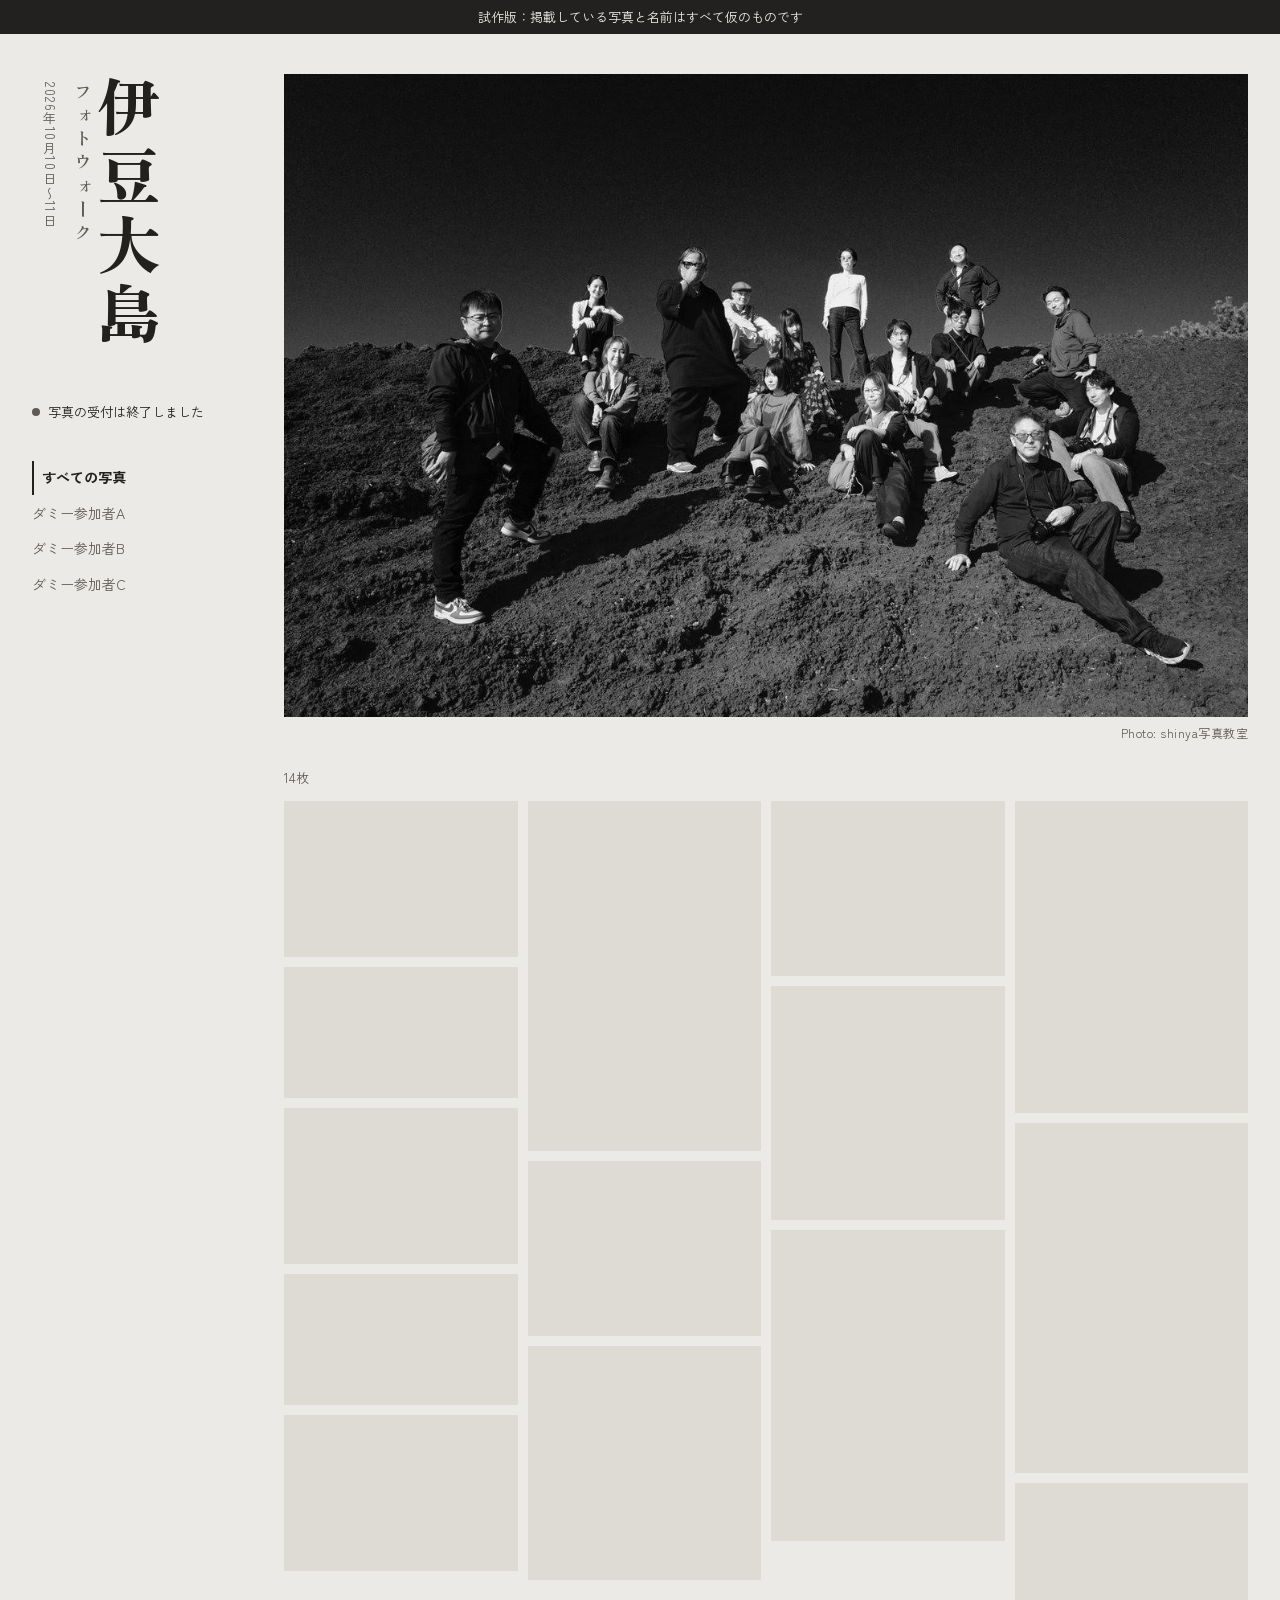
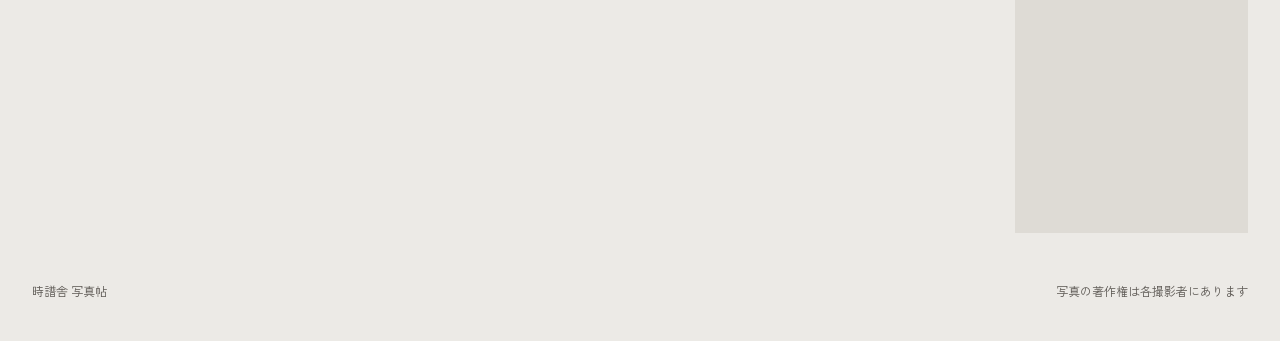
<file: index.html>
<!doctype html>
<html lang="ja">
<head>
  <meta charset="utf-8">
  <meta name="viewport" content="width=device-width, initial-scale=1">
  <title>写真帖 ギャラリー</title>
  <meta name="description" content="時譜舎 写真帖の写真ギャラリー">
  <meta name="referrer" content="strict-origin-when-cross-origin">
  <!-- Xなどでリンクを貼ったときのカード（OGP）。X は JavaScript を実行しないため、静的に書く -->
  <meta property="og:type" content="website">
  <meta property="og:site_name" content="時譜舎 写真帖">
  <meta property="og:title" content="時譜舎 写真帖｜伊豆大島 フォトウォーク">
  <meta property="og:description" content="伊豆大島フォトウォーク（2026年10月10日〜11日）の写真ギャラリー">
  <meta property="og:url" content="https://junichi417.github.io/photowalk-gallery/">
  <meta property="og:image" content="https://junichi417.github.io/photowalk-gallery/assets/hero.jpg">
  <meta property="og:image:width" content="1200">
  <meta property="og:image:height" content="800">
  <meta name="twitter:card" content="summary_large_image">
  <meta name="twitter:title" content="時譜舎 写真帖｜伊豆大島 フォトウォーク">
  <meta name="twitter:image" content="https://junichi417.github.io/photowalk-gallery/assets/hero.jpg">
  <link rel="preconnect" href="https://fonts.googleapis.com">
  <link rel="preconnect" href="https://fonts.gstatic.com" crossorigin>
  <link rel="stylesheet" href="https://fonts.googleapis.com/css2?family=Zen+Kaku+Gothic+New:wght@400;500;700&family=Zen+Old+Mincho:wght@600;900&display=swap">
  <link rel="stylesheet" href="assets/style.css">
</head>
<body>
  <p class="proto-note" id="proto-note" hidden>試作版：掲載している写真と名前はすべて仮のものです</p>

  <div class="layout">
    <header class="spine">
      <div class="mast">
        <h1 class="title"><span id="ev-title">　</span><small id="ev-subtitle"></small></h1>
        <p class="dates" id="ev-dates"></p>
      </div>

      <div class="submit">
        <p class="status" id="status" aria-live="polite"></p>
        <a class="post-btn" id="post-btn" href="post.html" aria-disabled="true">写真を投稿する</a>
      </div>

      <nav class="people" aria-label="撮影者で絞り込む">
        <ul id="people"></ul>
      </nav>
    </header>

    <main class="gallery">
      <figure class="hero">
        <img id="hero-img" src="assets/hero.jpg" width="1200" height="800" alt="伊豆大島フォトウォークの参加者の集合写真（モノクロ）" fetchpriority="high">
        <figcaption id="hero-caption">Photo: shinya写真教室</figcaption>
      </figure>
      <p class="count" id="count" aria-live="polite"></p>
      <div class="grid" id="grid"></div>
      <p class="empty" id="empty" hidden>まだ写真がありません。最初の1枚を投稿してみてください。</p>
    </main>
  </div>

  <footer class="foot">
    <span id="site-name"></span>
    <span>写真の著作権は各撮影者にあります</span>
  </footer>

  <dialog class="viewer" id="viewer" aria-label="写真を拡大表示">
    <div class="viewer-stage">
      <img id="viewer-img" alt="">
    </div>
    <div class="viewer-bar">
      <p class="viewer-who" id="viewer-who"></p>
      <p class="viewer-pos" id="viewer-pos"></p>
      <div class="viewer-nav">
        <button type="button" id="prev" aria-label="前の写真">‹</button>
        <button type="button" id="next" aria-label="次の写真">›</button>
        <button type="button" id="close" aria-label="閉じる">×</button>
      </div>
    </div>
  </dialog>

  <script src="assets/app.js" defer></script>
</body>
</html>
</file>
<file: assets/style.css>
/* 時譜舎フォトウォーク ギャラリー
   火山灰の地色・玄武岩の文字・椿の赤（受付状態とフォーカスだけに使う） */
:root {
  --ash: #ECEAE6;      /* 地色：火山灰 */
  --ash-2: #DEDBD5;    /* 仕切り・空き枠 */
  --basalt: #23211F;   /* 文字：玄武岩 */
  --basalt-2: #5E5A55; /* 補助の文字 */
  --camellia: #B3243A; /* 椿：受付中の印・フォーカス */
  --sea: #2F5D6B;      /* 海：SNSリンク */
  --night: #1A1918;    /* 拡大表示の背景 */
  --gap: 10px;
  --spine: 220px;
  --sans: "Zen Kaku Gothic New", "Hiragino Sans", "Yu Gothic", "Noto Sans JP", "Noto Sans CJK JP", sans-serif;
  --mincho: "Zen Old Mincho", "Hiragino Mincho ProN", "Yu Mincho", "Noto Serif JP", "Noto Serif CJK JP", serif;
}

* { box-sizing: border-box; }
[hidden] { display: none !important; }
html { -webkit-text-size-adjust: 100%; }
body {
  margin: 0;
  background: var(--ash);
  color: var(--basalt);
  font: 400 15px/1.7 var(--sans);
}
a { color: var(--sea); text-underline-offset: 3px; }
:focus-visible { outline: 2px solid var(--camellia); outline-offset: 3px; }

.proto-note {
  margin: 0;
  padding: 6px 16px;
  background: var(--basalt);
  color: var(--ash);
  font-size: 13px;
  text-align: center;
}

/* ===== 全体：左に縦書きの背表紙、右に写真 ===== */
.layout {
  display: grid;
  grid-template-columns: var(--spine) 1fr;
  gap: 32px;
  max-width: 1600px;
  margin: 0 auto;
  padding: 40px 32px 24px;
}

.spine {
  position: sticky;
  top: 40px;
  align-self: start;
  display: flex;
  flex-direction: column;
  gap: 28px;
}

/* 縦書きの題字：右から「伊豆大島」「フォトウォーク」「日付」の列が並ぶ */
.mast {
  writing-mode: vertical-rl;
  align-self: flex-start;
  height: 300px;
}
.title { margin: 0; font-weight: 400; }
.title span,
.title small { display: block; white-space: nowrap; }
.title span {
  font: 900 64px/1.1 var(--mincho);
  letter-spacing: 0.08em;
}
.title small {
  margin-left: 14px;
  padding-top: 8px;
  font: 600 18px/1.2 var(--mincho);
  letter-spacing: 0.3em;
  color: var(--basalt-2);
}
.dates {
  margin: 0 0 0 10px;
  padding-top: 8px;
  white-space: nowrap;
  font-size: 13px;
  line-height: 1.2;
  letter-spacing: 0.12em;
  color: var(--basalt-2);
  text-combine-upright: digits 2;
}

.status {
  margin: 0 0 10px;
  font-size: 13px;
  line-height: 1.6;
}
.status::before {
  content: "";
  display: inline-block;
  width: 8px; height: 8px;
  margin-right: 8px;
  border-radius: 50%;
  vertical-align: 1px;
  background: var(--camellia);
}
.status.closed::before { background: var(--basalt-2); }

.post-btn {
  display: inline-block;
  padding: 10px 18px;
  border: 1.5px solid var(--basalt);
  color: var(--basalt);
  text-decoration: none;
  font-weight: 700;
  font-size: 14px;
}
.post-btn:hover { background: var(--basalt); color: var(--ash); }
.post-btn[aria-disabled="true"] {
  border-color: var(--ash-2);
  color: var(--basalt-2);
  pointer-events: none;
}

.people ul { list-style: none; margin: 0; padding: 0; display: flex; flex-direction: column; gap: 2px; }
.people button {
  width: 100%;
  padding: 5px 0;
  border: 0;
  background: none;
  color: var(--basalt-2);
  font: inherit;
  font-size: 14px;
  text-align: left;
  cursor: pointer;
}
.people button:hover { color: var(--basalt); }
.people button[aria-pressed="true"] {
  color: var(--basalt);
  font-weight: 700;
  box-shadow: inset 2px 0 0 var(--basalt);
  padding-left: 10px;
}

/* ===== 写真の並び（列ごとに高さをそろえて詰める） ===== */
.count { margin: 0 0 12px; font-size: 13px; color: var(--basalt-2); }
.grid { display: flex; gap: var(--gap); align-items: flex-start; }
.col { flex: 1; display: flex; flex-direction: column; gap: var(--gap); min-width: 0; }
.tile {
  display: block;
  position: relative;
  padding: 0;
  border: 0;
  background: var(--ash-2);
  cursor: zoom-in;
  overflow: hidden;
}
.tile img { display: block; width: 100%; height: auto; }
.tile .who {
  position: absolute;
  left: 0; right: 0; bottom: 0;
  padding: 18px 10px 7px;
  background: linear-gradient(transparent, rgba(26, 25, 24, .65));
  color: #fff;
  font-size: 12px;
  text-align: left;
  opacity: 0;
  transition: opacity .2s;
}
.tile:hover .who, .tile:focus-visible .who { opacity: 1; }
.empty { padding: 60px 0; color: var(--basalt-2); }

.foot {
  display: flex;
  flex-wrap: wrap;
  justify-content: space-between;
  gap: 8px 24px;
  max-width: 1600px;
  margin: 0 auto;
  padding: 24px 32px 40px;
  font-size: 12px;
  color: var(--basalt-2);
}

/* ===== 拡大表示 ===== */
.viewer {
  width: 100vw; height: 100dvh;
  max-width: none; max-height: none;
  margin: 0; padding: 0;
  border: 0;
  background: var(--night);
  color: #E6E3DE;
}
.viewer::backdrop { background: var(--night); }
.viewer[open] { display: flex; flex-direction: column; }
.viewer-stage {
  flex: 1;
  min-height: 0;
  display: flex;
  align-items: center;
  justify-content: center;
  padding: 16px;
  touch-action: pan-y;
}
.viewer-stage img { max-width: 100%; max-height: 100%; object-fit: contain; }
.viewer-bar {
  display: grid;
  grid-template-columns: 1fr auto auto;
  align-items: center;
  gap: 16px;
  padding: 10px 16px calc(10px + env(safe-area-inset-bottom));
  font-size: 14px;
}
.viewer-who { margin: 0; overflow-wrap: anywhere; }
.viewer-who a { color: #9CC7D4; }
.viewer-pos { margin: 0; color: #9A958F; font-size: 13px; font-variant-numeric: tabular-nums; }
.viewer-nav { display: flex; gap: 4px; }
.viewer-nav button {
  width: 44px; height: 44px;
  border: 0;
  background: transparent;
  color: inherit;
  font-size: 26px;
  line-height: 1;
  cursor: pointer;
}
.viewer-nav button:hover { background: rgba(255,255,255,.08); }

/* ===== スマートフォン ===== */
@media (max-width: 760px) {
  :root { --gap: 6px; }
  .layout { grid-template-columns: 1fr; gap: 20px; padding: 24px 16px 16px; }
  .spine { position: static; gap: 14px; }
  .mast { writing-mode: horizontal-tb; height: auto; }
  .title span, .title small { display: inline; }
  .title span { font-size: 44px; }
  .title small { margin: 0 0 0 12px; padding: 0; font-size: 16px; letter-spacing: 0.2em; }
  .dates { margin: 6px 0 0; padding: 0; }
  .people ul { flex-direction: row; flex-wrap: nowrap; overflow-x: auto; gap: 18px; padding-bottom: 4px; }
  .people button { white-space: nowrap; width: auto; }
  .people button[aria-pressed="true"] { box-shadow: inset 0 -2px 0 var(--basalt); padding-left: 0; }
  .tile .who { opacity: 1; font-size: 11px; padding: 14px 7px 5px; }
  .foot { padding: 16px 16px 32px; }
}

@media (prefers-reduced-motion: reduce) {
  * { transition: none !important; }
}

/* トップの写真（主催者の写真）：切り取らず、列の幅いっぱいに */
.hero { margin: 0 0 24px; }
.hero img { display: block; width: 100%; height: auto; background: var(--ash-2); }
.hero figcaption { margin-top: 6px; font-size: 12px; color: var(--basalt-2); text-align: right; letter-spacing: .04em; }
</file>
